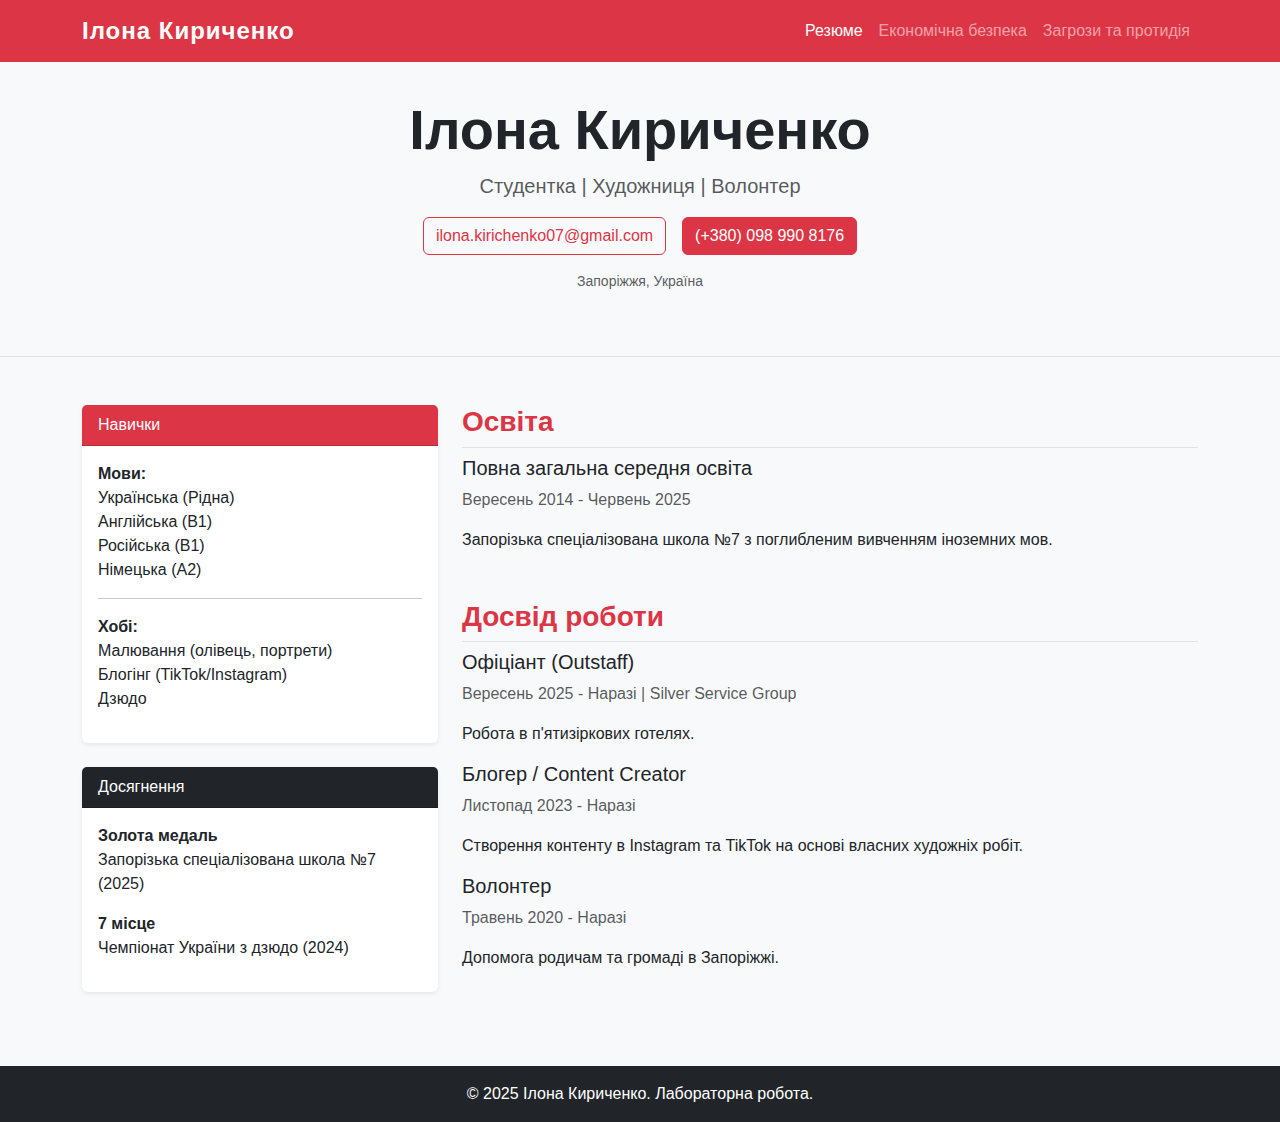
<file: index.html>
<!DOCTYPE html>
<html lang="uk">
<head>
    <meta charset="UTF-8">
    <meta name="viewport" content="width=device-width, initial-scale=1.0">
    <title>Резюме - Ілона Кириченко</title>
    <link href="https://cdn.jsdelivr.net/npm/bootstrap@5.3.0/dist/css/bootstrap.min.css" rel="stylesheet">
    <link rel="stylesheet" href="style.css">
</head>
<body>

    <nav class="navbar navbar-expand-lg navbar-dark bg-danger fixed-top">
        <div class="container">
            <a class="navbar-brand fw-bold" href="index.html">Ілона Кириченко</a>
            <button class="navbar-toggler" type="button" data-bs-toggle="collapse" data-bs-target="#navbarNav">
                <span class="navbar-toggler-icon"></span>
            </button>
            <div class="collapse navbar-collapse" id="navbarNav">
                <ul class="navbar-nav ms-auto">
                    <li class="nav-item"><a class="nav-link active" href="index.html">Резюме</a></li>
                    <li class="nav-item"><a class="nav-link" href="security.html">Економічна безпека</a></li>
                    <li class="nav-item"><a class="nav-link" href="threats.html">Загрози та протидія</a></li>
                </ul>
            </div>
        </div>
    </nav>

    <header class="py-5 mt-5 bg-light border-bottom">
        <div class="container text-center">
            <h1 class="display-4 fw-bold">Ілона Кириченко</h1>
            <p class="lead text-muted">Студентка | Художниця | Волонтер</p>
            <div class="d-flex justify-content-center gap-3">
                <a href="mailto:ilona.kirichenko07@gmail.com" class="btn btn-outline-danger">ilona.kirichenko07@gmail.com</a>
                <a href="tel:+380989908176" class="btn btn-danger">(+380) 098 990 8176</a>
            </div>
            <p class="mt-3 small text-muted">Запоріжжя, Україна</p>
        </div>
    </header>

    <div class="container my-5">
        <div class="row">
            <div class="col-md-4">
                <div class="card mb-4 shadow-sm border-0">
                    <div class="card-header bg-danger text-white">Навички</div>
                    <div class="card-body">
                        <ul class="list-unstyled">
                            <li><strong>Мови:</strong></li>
                            <li>Українська (Рідна)</li>
                            <li>Англійська (B1)</li>
                            <li>Російська (B1)</li>
                            <li>Німецька (A2)</li>
                        </ul>
                        <hr>
                        <ul class="list-unstyled">
                            <li><strong>Хобі:</strong></li>
                            <li>Малювання (олівець, портрети)</li>
                            <li>Блогінг (TikTok/Instagram)</li>
                            <li>Дзюдо</li>
                        </ul>
                    </div>
                </div>

                <div class="card mb-4 shadow-sm border-0">
                    <div class="card-header bg-dark text-white">Досягнення</div>
                    <div class="card-body">
                        <p><strong>Золота медаль</strong><br>Запорізька спеціалізована школа №7 (2025)</p>
                        <p><strong>7 місце</strong><br>Чемпіонат України з дзюдо (2024)</p>
                    </div>
                </div>
            </div>

            <div class="col-md-8">
                <section class="mb-5">
                    <h3 class="text-danger border-bottom pb-2">Освіта</h3>
                    <div class="mb-3">
                        <h5>Повна загальна середня освіта</h5>
                        <p class="text-muted">Вересень 2014 - Червень 2025</p>
                        <p>Запорізька спеціалізована школа №7 з поглибленим вивченням іноземних мов.</p>
                    </div>
                </section>

                <section class="mb-5">
                    <h3 class="text-danger border-bottom pb-2">Досвід роботи</h3>
                    
                    <div class="mb-3">
                        <h5>Офіціант (Outstaff)</h5>
                        <p class="text-muted">Вересень 2025 - Наразі | Silver Service Group</p>
                        <p>Робота в п'ятизіркових готелях.</p>
                    </div>

                    <div class="mb-3">
                        <h5>Блогер / Content Creator</h5>
                        <p class="text-muted">Листопад 2023 - Наразі</p>
                        <p>Створення контенту в Instagram та TikTok на основі власних художніх робіт.</p>
                    </div>

                    <div class="mb-3">
                        <h5>Волонтер</h5>
                        <p class="text-muted">Травень 2020 - Наразі</p>
                        <p>Допомога родичам та громаді в Запоріжжі.</p>
                    </div>
                </section>
            </div>
        </div>
    </div>

    <footer class="bg-dark text-white text-center py-3 mt-5">
        <p class="mb-0">&copy; 2025 Ілона Кириченко. Лабораторна робота.</p>
    </footer>

    <script src="https://cdn.jsdelivr.net/npm/bootstrap@5.3.0/dist/js/bootstrap.bundle.min.js"></script>
</body>
</html>
</file>
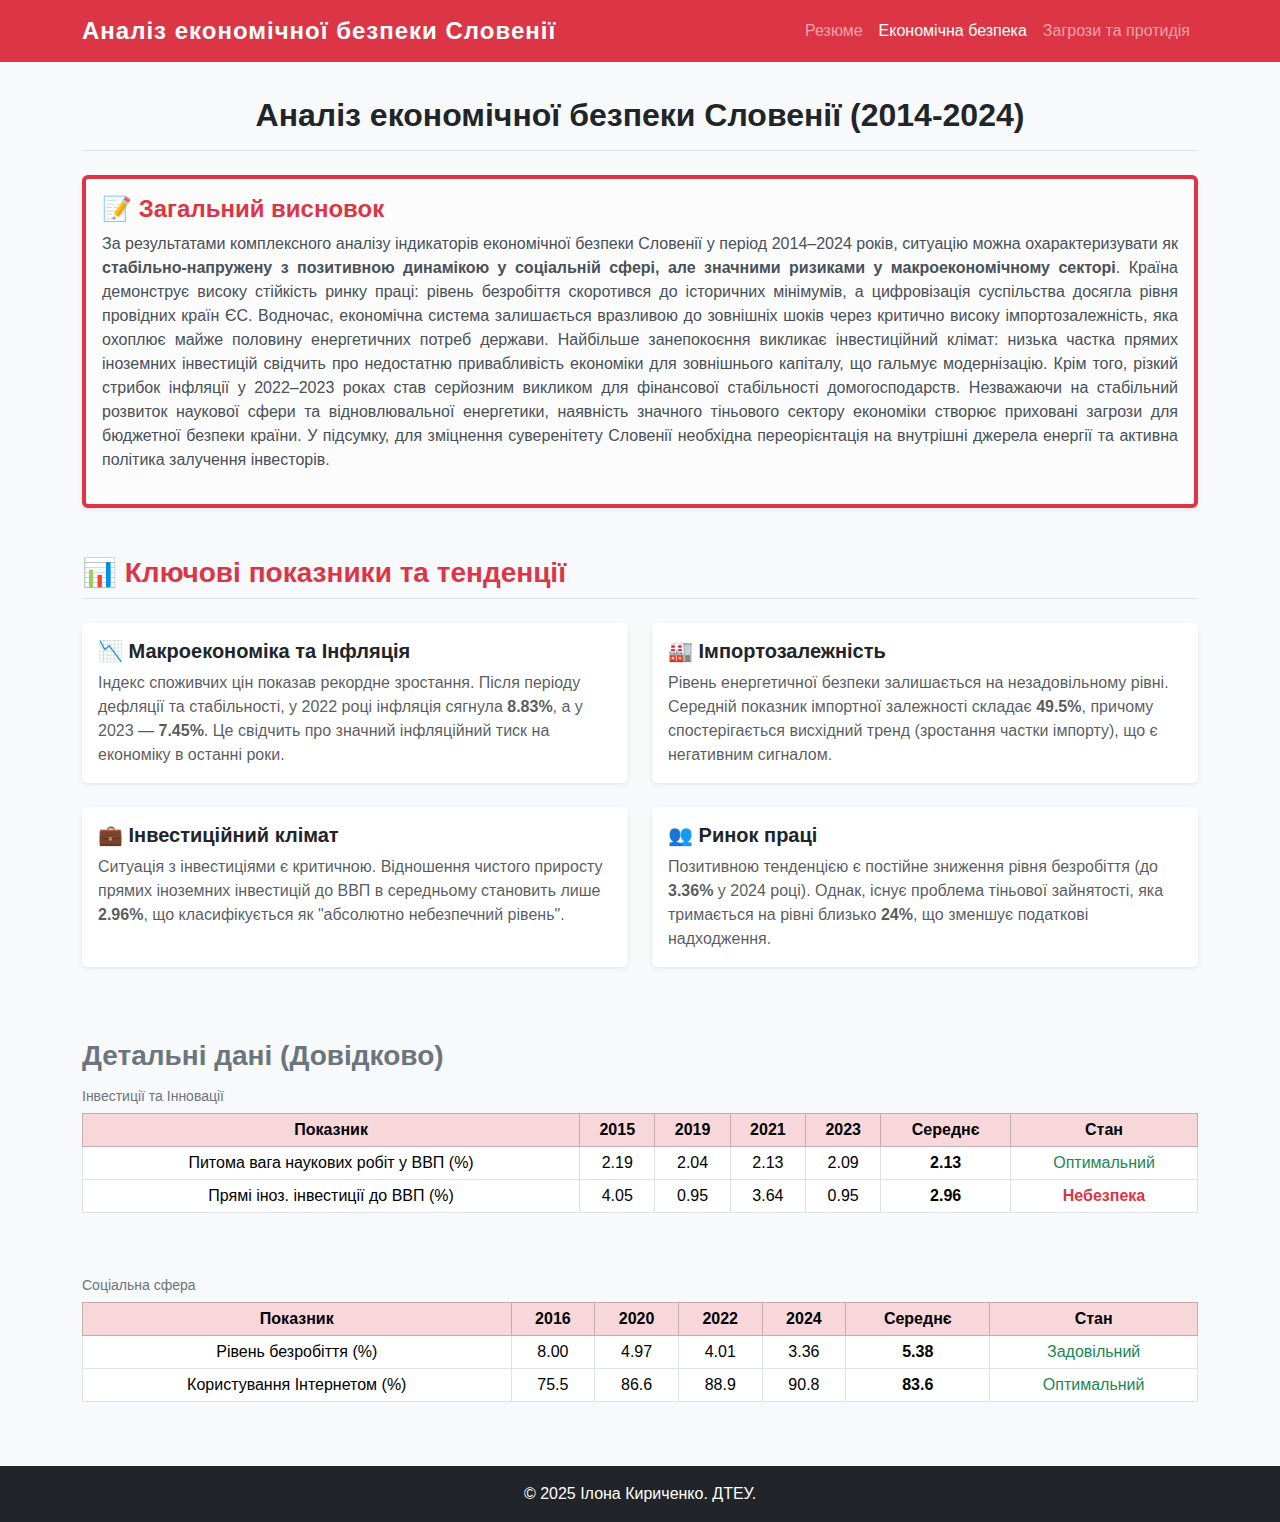
<file: security.html>
<!DOCTYPE html>
<html lang="uk">
<head>
    <meta charset="UTF-8">
    <meta name="viewport" content="width=device-width, initial-scale=1.0">
    <title>Економічна безпека - Словенія</title>
    <link href="https://cdn.jsdelivr.net/npm/bootstrap@5.3.0/dist/css/bootstrap.min.css" rel="stylesheet">
    <link rel="stylesheet" href="style.css">
</head>
<body>

    <nav class="navbar navbar-expand-lg navbar-dark bg-danger fixed-top">
        <div class="container">
            <a class="navbar-brand fw-bold" href="index.html">Аналіз економічної безпеки Словенії </a>
            <button class="navbar-toggler" type="button" data-bs-toggle="collapse" data-bs-target="#navbarNav">
                <span class="navbar-toggler-icon"></span>
            </button>
            <div class="collapse navbar-collapse" id="navbarNav">
                <ul class="navbar-nav ms-auto">
                    <li class="nav-item"><a class="nav-link" href="index.html">Резюме</a></li>
                    <li class="nav-item"><a class="nav-link active" href="security.html">Економічна безпека</a></li>
                    <li class="nav-item"><a class="nav-link" href="threats.html">Загрози та протидія</a></li>
                </ul>
            </div>
        </div>
    </nav>

    <div class="container my-5 pt-5">
        <h2 class="mb-4 text-center border-bottom pb-3">Аналіз економічної безпеки Словенії (2014-2024)</h2>

        <div class="alert alert-light border-start border-danger border-4 shadow-sm mb-5" role="alert">
            <h4 class="alert-heading text-danger">📝 Загальний висновок</h4>
            <p style="text-align: justify;">
                За результатами комплексного аналізу індикаторів економічної безпеки Словенії у період 2014–2024 років, ситуацію можна охарактеризувати як <strong>стабільно-напружену з позитивною динамікою у соціальній сфері, але значними ризиками у макроекономічному секторі</strong>.
                Країна демонструє високу стійкість ринку праці: рівень безробіття скоротився до історичних мінімумів, а цифровізація суспільства досягла рівня провідних країн ЄС.
                Водночас, економічна система залишається вразливою до зовнішніх шоків через критично високу імпортозалежність, яка охоплює майже половину енергетичних потреб держави.
                Найбільше занепокоєння викликає інвестиційний клімат: низька частка прямих іноземних інвестицій свідчить про недостатню привабливість економіки для зовнішнього капіталу, що гальмує модернізацію.
                Крім того, різкий стрибок інфляції у 2022–2023 роках став серйозним викликом для фінансової стабільності домогосподарств.
                Незважаючи на стабільний розвиток наукової сфери та відновлювальної енергетики, наявність значного тіньового сектору економіки створює приховані загрози для бюджетної безпеки країни.
                У підсумку, для зміцнення суверенітету Словенії необхідна переорієнтація на внутрішні джерела енергії та активна політика залучення інвесторів.
            </p>
        </div>

        <div class="row mb-5">
            <div class="col-12">
                <h3 class="text-danger border-bottom pb-2 mb-4">📊 Ключові показники та тенденції</h3>
            </div>
            
            <div class="col-md-6 mb-4">
                <div class="card h-100 shadow-sm border-0 bg-white">
                    <div class="card-body">
                        <h5 class="card-title text-dark fw-bold">📉 Макроекономіка та Інфляція</h5>
                        <p class="card-text text-muted">
                            Індекс споживчих цін показав рекордне зростання. Після періоду дефляції та стабільності, у 2022 році інфляція сягнула <strong>8.83%</strong>, а у 2023 — <strong>7.45%</strong>. Це свідчить про значний інфляційний тиск на економіку в останні роки.
                        </p>
                    </div>
                </div>
            </div>

            <div class="col-md-6 mb-4">
                <div class="card h-100 shadow-sm border-0 bg-white">
                    <div class="card-body">
                        <h5 class="card-title text-dark fw-bold">🏭 Імпортозалежність</h5>
                        <p class="card-text text-muted">
                            Рівень енергетичної безпеки залишається на незадовільному рівні. Середній показник імпортної залежності складає <strong>49.5%</strong>, причому спостерігається висхідний тренд (зростання частки імпорту), що є негативним сигналом.
                        </p>
                    </div>
                </div>
            </div>

            <div class="col-md-6 mb-4">
                <div class="card h-100 shadow-sm border-0 bg-white">
                    <div class="card-body">
                        <h5 class="card-title text-dark fw-bold">💼 Інвестиційний клімат</h5>
                        <p class="card-text text-muted">
                            Ситуація з інвестиціями є критичною. Відношення чистого приросту прямих іноземних інвестицій до ВВП в середньому становить лише <strong>2.96%</strong>, що класифікується як "абсолютно небезпечний рівень".
                        </p>
                    </div>
                </div>
            </div>

            <div class="col-md-6 mb-4">
                <div class="card h-100 shadow-sm border-0 bg-white">
                    <div class="card-body">
                        <h5 class="card-title text-dark fw-bold">👥 Ринок праці</h5>
                        <p class="card-text text-muted">
                            Позитивною тенденцією є постійне зниження рівня безробіття (до <strong>3.36%</strong> у 2024 році). Однак, існує проблема тіньової зайнятості, яка тримається на рівні близько <strong>24%</strong>, що зменшує податкові надходження.
                        </p>
                    </div>
                </div>
            </div>
        </div>

        <h3 class="mt-5 mb-3 text-secondary">Детальні дані (Довідково)</h3>

        <div class="table-responsive mb-5">
            <h5 class="text-secondary small">Інвестиції та Інновації</h5>
            <table class="table table-bordered table-hover table-sm">
                <thead class="table-danger">
                    <tr>
                        <th>Показник</th>
                        <th>2015</th>
                        <th>2019</th>
                        <th>2021</th>
                        <th>2023</th>
                        <th>Середнє</th>
                        <th>Стан</th>
                    </tr>
                </thead>
                <tbody>
                    <tr>
                        <td>Питома вага наукових робіт у ВВП (%)</td>
                        <td>2.19</td>
                        <td>2.04</td>
                        <td>2.13</td>
                        <td>2.09</td>
                        <td><strong>2.13</strong></td>
                        <td class="text-success">Оптимальний</td>
                    </tr>
                    <tr>
                        <td>Прямі іноз. інвестиції до ВВП (%)</td>
                        <td>4.05</td>
                        <td>0.95</td>
                        <td>3.64</td>
                        <td>0.95</td>
                        <td><strong>2.96</strong></td>
                        <td class="text-danger fw-bold">Небезпека</td>
                    </tr>
                </tbody>
            </table>
        </div>

        <div class="table-responsive mb-5">
            <h5 class="text-secondary small">Соціальна сфера</h5>
            <table class="table table-bordered table-hover table-sm">
                <thead class="table-danger">
                    <tr>
                        <th>Показник</th>
                        <th>2016</th>
                        <th>2020</th>
                        <th>2022</th>
                        <th>2024</th>
                        <th>Середнє</th>
                        <th>Стан</th>
                    </tr>
                </thead>
                <tbody>
                    <tr>
                        <td>Рівень безробіття (%)</td>
                        <td>8.00</td>
                        <td>4.97</td>
                        <td>4.01</td>
                        <td>3.36</td>
                        <td><strong>5.38</strong></td>
                        <td class="text-success">Задовільний</td>
                    </tr>
                    <tr>
                        <td>Користування Інтернетом (%)</td>
                        <td>75.5</td>
                        <td>86.6</td>
                        <td>88.9</td>
                        <td>90.8</td>
                        <td><strong>83.6</strong></td>
                        <td class="text-success">Оптимальний</td>
                    </tr>
                </tbody>
            </table>
        </div>

    </div>

    <footer class="bg-dark text-white text-center py-3">
        <p class="mb-0">&copy; 2025 Ілона Кириченко. ДТЕУ.</p>
    </footer>

    <script src="https://cdn.jsdelivr.net/npm/bootstrap@5.3.0/dist/js/bootstrap.bundle.min.js"></script>
</body>
</html>
</file>
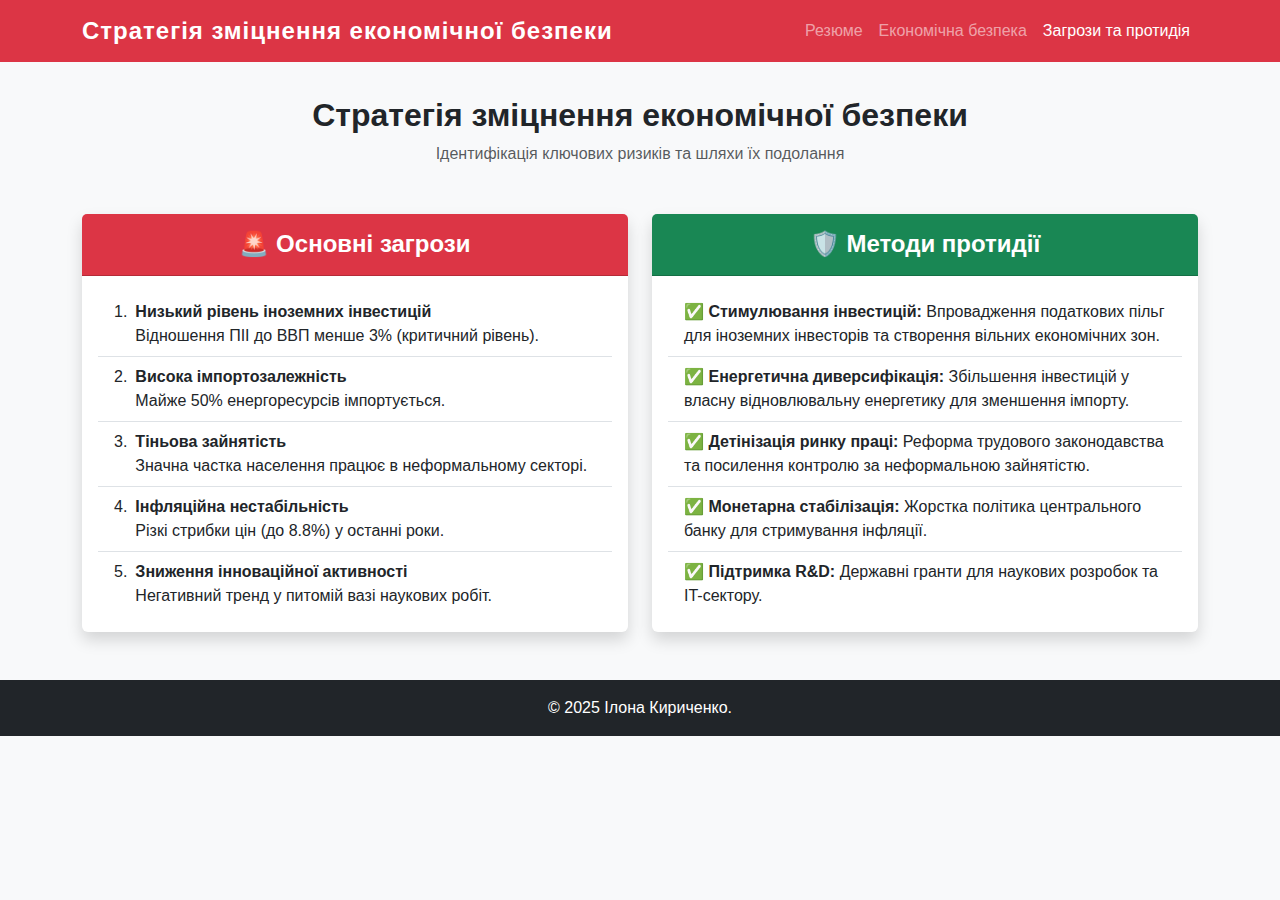
<file: threats.html>
<!DOCTYPE html>
<html lang="uk">
<head>
    <meta charset="UTF-8">
    <meta name="viewport" content="width=device-width, initial-scale=1.0">
    <title>Загрози та Протидія</title>
    <link href="https://cdn.jsdelivr.net/npm/bootstrap@5.3.0/dist/css/bootstrap.min.css" rel="stylesheet">
    <link rel="stylesheet" href="style.css">
</head>
<body>

    <nav class="navbar navbar-expand-lg navbar-dark bg-danger fixed-top">
        <div class="container">
            <a class="navbar-brand fw-bold" href="index.html">Стратегія зміцнення економічної безпеки</a>
            <button class="navbar-toggler" type="button" data-bs-toggle="collapse" data-bs-target="#navbarNav">
                <span class="navbar-toggler-icon"></span>
            </button>
            <div class="collapse navbar-collapse" id="navbarNav">
                <ul class="navbar-nav ms-auto">
                    <li class="nav-item"><a class="nav-link" href="index.html">Резюме</a></li>
                    <li class="nav-item"><a class="nav-link" href="security.html">Економічна безпека</a></li>
                    <li class="nav-item"><a class="nav-link active" href="threats.html">Загрози та протидія</a></li>
                </ul>
            </div>
        </div>
    </nav>

    <div class="container my-5 pt-5">
        <div class="text-center mb-5">
            <h2 class="fw-bold">Стратегія зміцнення економічної безпеки</h2>
            <p class="text-muted">Ідентифікація ключових ризиків та шляхи їх подолання</p>
        </div>

        <div class="row g-4">
            <div class="col-md-6">
                <div class="card h-100 shadow border-0">
                    <div class="card-header bg-danger text-white text-center py-3">
                        <h4 class="mb-0">🚨 Основні загрози</h4>
                    </div>
                    <div class="card-body">
                        <ol class="list-group list-group-numbered list-group-flush">
                            <li class="list-group-item d-flex justify-content-between align-items-start">
                                <div class="ms-2 me-auto">
                                    <div class="fw-bold">Низький рівень іноземних інвестицій</div>
                                    Відношення ПІІ до ВВП менше 3% (критичний рівень).
                                </div>
                            </li>
                            <li class="list-group-item d-flex justify-content-between align-items-start">
                                <div class="ms-2 me-auto">
                                    <div class="fw-bold">Висока імпортозалежність</div>
                                    Майже 50% енергоресурсів імпортується.
                                </div>
                            </li>
                            <li class="list-group-item d-flex justify-content-between align-items-start">
                                <div class="ms-2 me-auto">
                                    <div class="fw-bold">Тіньова зайнятість</div>
                                    Значна частка населення працює в неформальному секторі.
                                </div>
                            </li>
                            <li class="list-group-item d-flex justify-content-between align-items-start">
                                <div class="ms-2 me-auto">
                                    <div class="fw-bold">Інфляційна нестабільність</div>
                                    Різкі стрибки цін (до 8.8%) у останні роки.
                                </div>
                            </li>
                            <li class="list-group-item d-flex justify-content-between align-items-start">
                                <div class="ms-2 me-auto">
                                    <div class="fw-bold">Зниження інноваційної активності</div>
                                    Негативний тренд у питомій вазі наукових робіт.
                                </div>
                            </li>
                        </ol>
                    </div>
                </div>
            </div>

            <div class="col-md-6">
                <div class="card h-100 shadow border-0">
                    <div class="card-header bg-success text-white text-center py-3">
                        <h4 class="mb-0">🛡️ Методи протидії</h4>
                    </div>
                    <div class="card-body">
                        <ul class="list-group list-group-flush">
                            <li class="list-group-item">
                                ✅ <strong>Стимулювання інвестицій:</strong> Впровадження податкових пільг для іноземних інвесторів та створення вільних економічних зон.
                            </li>
                            <li class="list-group-item">
                                ✅ <strong>Енергетична диверсифікація:</strong> Збільшення інвестицій у власну відновлювальну енергетику для зменшення імпорту.
                            </li>
                            <li class="list-group-item">
                                ✅ <strong>Детінізація ринку праці:</strong> Реформа трудового законодавства та посилення контролю за неформальною зайнятістю.
                            </li>
                            <li class="list-group-item">
                                ✅ <strong>Монетарна стабілізація:</strong> Жорстка політика центрального банку для стримування інфляції.
                            </li>
                            <li class="list-group-item">
                                ✅ <strong>Підтримка R&D:</strong> Державні гранти для наукових розробок та IT-сектору.
                            </li>
                        </ul>
                    </div>
                </div>
            </div>
        </div>
    </div>

    <footer class="bg-dark text-white text-center py-3 mt-5">
        <p class="mb-0">&copy; 2025 Ілона Кириченко.</p>
    </footer>

    <script src="https://cdn.jsdelivr.net/npm/bootstrap@5.3.0/dist/js/bootstrap.bundle.min.js"></script>
</body>
</html>
</file>
<file: style.css>
body {
    background-color: #f8f9fa;
    font-family: 'Segoe UI', Tahoma, Geneva, Verdana, sans-serif;
}

h1, h2, h3, h4 {
    font-weight: 700;
}

.card {
    transition: transform 0.3s;
}

.card:hover {
    transform: translateY(-5px);
}

.navbar-brand {
    font-size: 1.5rem;
    letter-spacing: 1px;
}

.table th {
    text-align: center;
    vertical-align: middle;
}

.table td {
    text-align: center;
    vertical-align: middle;
}
</file>
